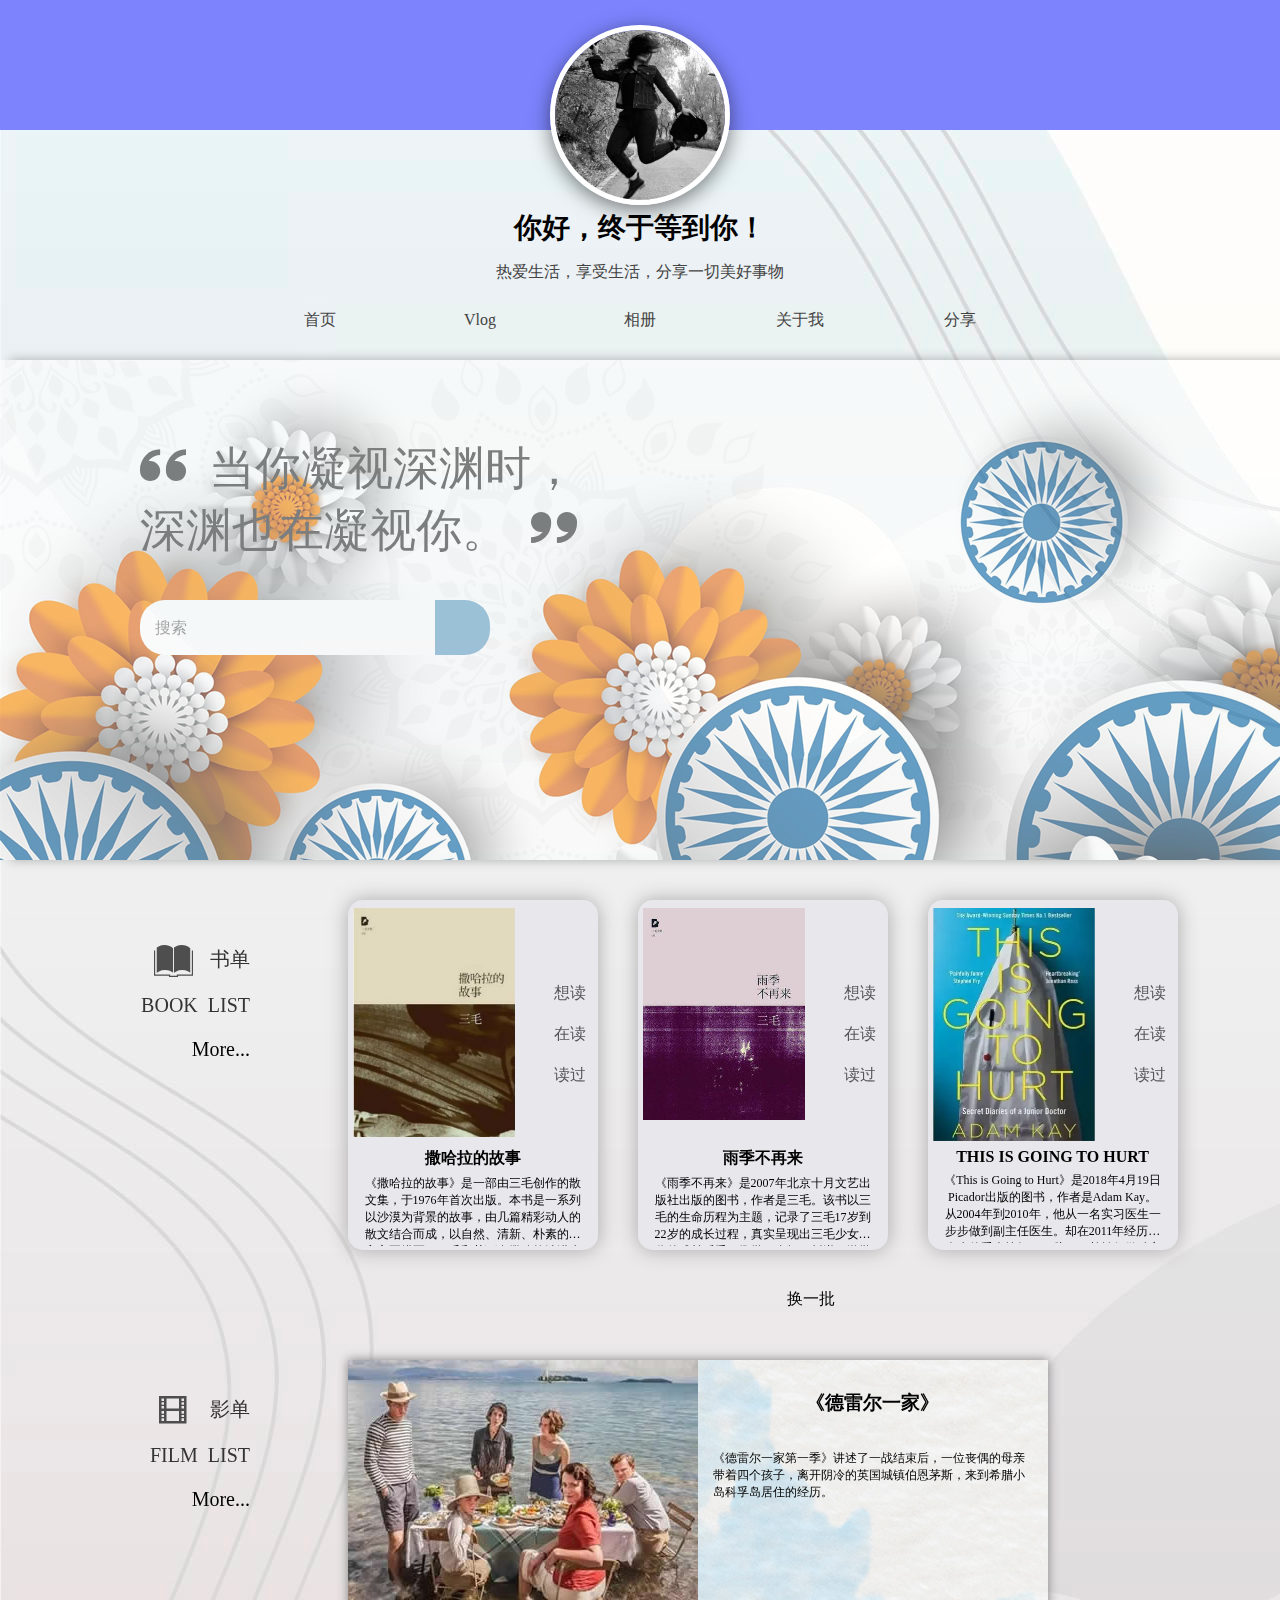
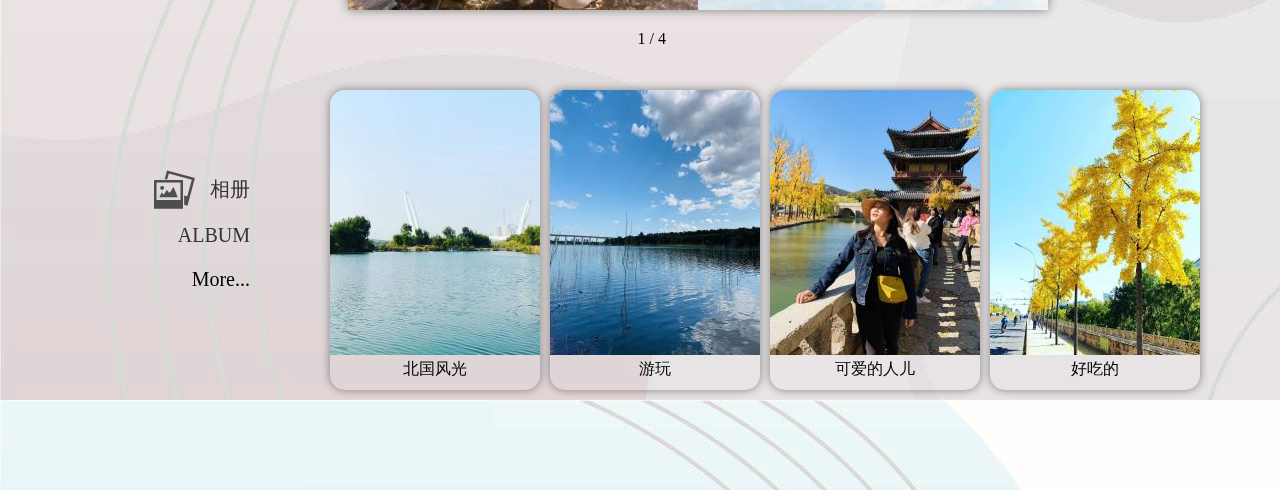
<file: index.html>
<!DOCTYPE html>
<html lang="en">
<head>
    <meta charset="UTF-8">
    <meta http-equiv="X-UA-Compatible" content="IE=edge">
    <meta name="viewport" content="width=device-width, initial-scale=1.0">
    <title>Tujia girl's share space </title>
    <link rel="stylesheet" href="index.css">
    <script src="animation.js"></script>
    <script src="index.js"></script>
</head>
<body>
    <header>
        <div id="head">
            <img id="portrait" src="image/jump.png" alt="jump-girl">
            <h1>你好，终于等到你！</h1>
            <p>热爱生活，享受生活，分享一切美好事物</p>
        </div>
    </header>
    <!-- 导航栏 -->
    <nav>
        <ul>
            <li><a href="#">首页</a></li>
            <li><a href="#">Vlog</a></li>
            <li><a href="#">相册</a></li>
            <li><a href="#">关于我</a></li>
            <li><a href="#">分享</a></li>
        </ul>
    </nav>
    <!-- 搜索模块 -->
    <section id="SearchArea">
        <div class="w" id="wrap-box">
            <p id="motto"> 当你凝视深渊时，<br>深渊也在凝视你。 </p>
            <div id="search-box">
                <input type="text" placeholder="搜索" id="search">
                <button id="search-bt"></button>
            </div>
        </div>
    </section>
    <!-- 书单模块 -->
    <section class="w" id="BookListArea">
        <div id="BookList">
            <h5>书单<br><br>BOOK LIST<br><br>
                <a href="#"> More...</a>
            </h5>
        </div>
        <div id="BookList-cards">
            <a href="#" class="link">
                <div class="BookList-card">
                    <img src="image/b1.jpg" alt="书的封面">
                    <div id="ReadingStatusBox">
                        <span class="ReadingStatus"> 想读</span>
                        <span class="ReadingStatus"> 在读</span>
                        <span class="ReadingStatus"> 读过</span>
                    </div>
                    <div class="B-introduce">
                        <p class="BookName">撒哈拉的故事</p>
                        <p class="detail">《撒哈拉的故事》是一部由三毛创作的散文集，于1976年首次出版。本书是一系列以沙漠为背景的故事，由几篇精彩动人的散文结合而成，以自然、清新、朴素的语言主要描写了三毛和荷西在撒哈拉沙漠生活时的所见所闻，与当地相识朋友的故事。</p>
                    </div>
                </div>
            </a>
            <a href="#" class="link">
                <div class="BookList-card">
                    <img src="image/b2.jpg" alt="书的封面">
                    <div id="ReadingStatusBox">
                        <span class="ReadingStatus"> 想读</span>
                        <span class="ReadingStatus"> 在读</span>
                        <span class="ReadingStatus"> 读过</span>
                    </div>
                    <div class="B-introduce">
                        <p class="BookName">雨季不再来</p>
                        <p class="detail">《雨季不再来》是2007年北京十月文艺出版社出版的图书，作者是三毛。该书以三毛的生命历程为主题，记录了三毛17岁到22岁的成长过程，真实呈现出三毛少女时代的成长感受，辍学、自闭、叛逆，游学西班牙、德国、美国后，渐渐成长为独立自信的青年</p>
                    </div>
                </div>
            </a>
            <a href="#" class="link">
                <div class="BookList-card">
                    <img src="image/b3.webp" alt="书的封面">
                    <div id="ReadingStatusBox">
                        <span class="ReadingStatus"> 想读</span>
                        <span class="ReadingStatus"> 在读</span>
                        <span class="ReadingStatus"> 读过</span>
                    </div>
                    <div class="B-introduce">
                        <p class="BookName">THIS IS GOING TO HURT</p>
                        <p class="detail">《This is Going to Hurt》是2018年4月19日Picador出版的图书，作者是Adam Kay。从2004年到2010年，他从一名实习医生一步步做到副主任医生。却在2011年经历了人生的重大抉择——辞职，并转行做独立情景喜剧演员。2017年，他将曾经奋斗过6年的妇产科医生经历公开于世。于是有了这本《绝对笑喷之弃业医生日志》。</p>
                    </div>
                </div>
            </a>
            <a href="#" id="change">
                <span> 换一批</span>
            </a>
        </div>
    </section>
    <!-- 影单模块 -->
    <section  class="w" id="FilmArea">
        <div id="FilmList">
            <h5>影单<br><br>FILM LIST<br><br>
                <a href="#">More...</a>
            </h5>
        </div>
        <div id="FilmGallery">
            <div id="outer">
                <ul class="slide-content">
                    <li class="slide-item">
                            <a href="javascript:;">
                                <img src="image/dlr.jpg" alt="">
                            </a>
                            <div class="gallery-detail">
                                <div class="detail-hd">
                                    <a href="#"> 
                                        <h3>《德雷尔一家》</h3>
                                    </a>
                                </div>
                                <div class="detail-bd">
                                    <p>《德雷尔一家第一季》讲述了一战结束后，一位丧偶的母亲带着四个孩子，离开阴冷的英国城镇伯恩茅斯，来到希腊小岛科孚岛居住的经历。</p>
                                </div>
                            </div>
                    </li>
                    <li class="slide-item">
                        <a href="javascript:;">
                            <img src="image/hywj.jpg" alt="">
                        </a>
                        <div class="gallery-detail">
                            <div class="detail-hd">
                                <a href="#"> 
                                    <h3>《何以为家》</h3>
                                </a>
                            </div>
                            <div class="detail-bd">
                                <p>《何以为家》讲述了一个12岁的黎巴嫩男孩扎因悲惨的生活经历，他控告自己的父母，原因是父母生下了他，却没有能够好好的抚养他。</p>
                            </div>
                        </div>
                    </li>
                    <li class="slide-item">       
                            <a href="javascript:;">
                                <img src="image/lps.jpg" alt="">
                            </a>
                            <div class="gallery-detail">
                                <div class="detail-hd">
                                    <a href="#"> 
                                        <h3>《绿皮书》</h3>
                                    </a>
                                </div>
                                <div class="detail-bd">
                                    <p>《绿皮书》讲述了保镖托尼被聘用为世界上优秀的古典钢琴家唐开车。钢琴家将从纽约开始举办巡回演奏，俩人之间一段跨越种族、阶级的友谊的故事。</p>
                                </div>
                            </div>
                    </li>
                    <li class="slide-item">
                            <a href="javascript:;">
                                <img src="image/sklr.jpg" alt="">
                            </a>
                            <div class="gallery-detail">
                                <div class="detail-hd">
                                    <a href="#"> 
                                        <h3>《时空恋人》</h3>
                                    </a>
                                </div>
                                <div class="detail-bd">
                                    <p>《时空恋人》讲述了一个拥有穿越时间能力的男人的故事。Tim21岁了，他的老爸告诉他，他们家族的男人都有时光旅行的超能力，可以回到过去。于是Tim将信就疑地试了一下，回到了夏天，在那里他试图改变和暗恋对象的关系，却发现怎么穿越时空都不能让不爱你的人爱上你。</p>
                                </div>
                            </div>
                    </li>
                    <li class="slide-item">
                        <a href="javascript:;">
                            <img src="image/dlr.jpg" alt="">
                        </a>
                        <div class="gallery-detail">
                            <div class="detail-hd">
                                <a href="#"> 
                                    <h3>《德雷尔一家》</h3>
                                </a>
                            </div>
                            <div class="detail-bd">
                                <p>《德雷尔一家第一季》讲述了一战结束后，一位丧偶的母亲带着四个孩子，离开阴冷的英国城镇伯恩茅斯，来到希腊小岛科孚岛居住的经历。</p>
                            </div>
                        </div>
                    </li>
                </ul>
            </div>
            <!-- 按钮控制电影滚动页 -->
            <div id="slide-control">
                <div id="pages">
                    <span id="current-page">1</span>
                      /  
                    <span id="total-page">4</span>
                </div>
                <div id="slide-control-buttons">
                    <a href="javascript:;" id="pre-page">
                        <span ></span>
                    </a>
                    <a href="javascript:;"  id="next-page">
                        <span></span>  
                    </a>                 
                </div>
            </div>
        </div>
    </section>
    <!-- 相册模块 -->
    <section class="w" id="AlbumArea">
        <div id="Album">
            <h5>相册<br><br>ALBUM<br><br>
                <a href="#"> More...</a>
            </h5>
        </div>
        <div id="AlbumGallery">
                <div class="cards">
                    <a href="javascript:;">
                        <img src="image/view03.jpg" alt="" style="border-radius:15px 15px 0 0">
                        <div class="illustration">北国风光</div>
                    </a>
                </div>
            <div class="cards">
               <a href="javascript:;">
                <img src="image/view02.jpg" alt="" style="border-radius:15px 15px 0 0">
                <div class="illustration">游玩</div>
               </a>
            </div>
            <div class="cards">
                <a href="javascript:;">
                    <img src="image/view01.jpg" alt="" style="border-radius:15px 15px 0 0">
                <div class="illustration">可爱的人儿</div>
                </a>
            </div>
            <div class="cards">
                <a href="javascript:;">
                    <img src="image/view04.jpg" alt="" style="border-radius:15px 15px 0 0">
                <div class="illustration">好吃的</div>
                </a>
            </div>
        </div>
    </section>
    <!-- 关于我模块 -->
    <section id="AboutMe">

    </section>
</body>
</html>
</file>
<file: index.css>
/* 引入字体图标文件 */
@font-face {
  font-family: "icomoon";

  src: url("fonts/icomoon.eot?lrm1je");

  src: url("fonts/icomoon.eot?lrm1je#iefix") format("embedded-opentype"),
    url("fonts/icomoon.ttf?lrm1je") format("truetype"),
    url("fonts/icomoon.woff?lrm1je") format("woff"),
    url("fonts/icomoon.svg?lrm1je#icomoon") format("svg");

  font-weight: normal;

  font-style: normal;

  font-display: block;
}

* {
  margin: 0;
  padding: 0;
  box-sizing: border-box;
}
body{
  background-image: url(image/bg3.jpg);
}
.w {
  width: 1200px;
  margin: 0 auto;
}
a {
  text-decoration: none;
  color: black;
}
li {
  list-style: none;
}
input,
button {
  outline: none;
  border: 0;
}
header {
  height: 290px;
  text-align: center;
}
#head {
  padding-top: 25px;
  height: 130px;
  background-color: rgb(124, 131, 253);
}
#portrait {
  width: 180px;
  height: 180px;
  border: 5px solid white;
  border-radius: 50%;
  box-shadow: 0 5px 20px rgba(0, 0, 0, 0.5);
}
header h1 {
  font-family: Arial, Helvetica, sans-serif;
  font-size: 28px;
}
header p {
  padding-top: 15px;
  font-size: 16px;
  font-family: Verdana, Geneva, Tahoma, sans-serif;
  color: rgb(68, 67, 67);
}
/* 导航栏  */
nav {
  height: 70px;
}
nav ul {
  width: 800px;
  margin: 0 auto;
  text-align: center;
}
nav ul li a {
  width: 160px;
  height: 60px;
  float: left;
  line-height: 60px;
  color: rgb(68, 67, 67);
}
nav ul li a:hover {
  border-bottom: 2px solid rgb(150, 186, 255);
  color: rgb(150, 186, 255);
}
/* 搜索模块  */
#SearchArea {
  height: 500px;
  background: url("image/bgp1.jpg");
  opacity: 0.6;
  box-shadow: 10px 0 10px gray;
}
section #wrap-box {
  position: relative;
}
#motto {
  font-family: "icomoon";
  font-size: 46px;
  color: rgb(51, 51, 51);
  position: absolute;
  top: 78px;
  left: 100px;
}
#search-box {
  position: absolute;
  top: 240px;
  left: 100px;
  width: 350px;
  height: 55px;
}
#search {
  height: 100%;
  width: 295px;
  border-radius: 25px 0 0 25px;
  font-size: 16px;
  padding-left: 15px;
}
#search-bt {
  width: 55px;
  height: 100%;
  position: absolute;
  right: 0px;
  font-family: "icomoon";
  font-size: 26px;
  background-color: #6aa3c9;
  color: white;
  border-radius: 0 25px 25px 0;
  cursor: pointer;
}
/* 书单模块 */
#BookListArea,#FilmArea,#AlbumArea{
  position: relative;
}
#BookListArea{
  height: 450px;
}
#BookList{
  width: 180px;
  height: 100px;
  position:absolute;
  top: 86px;
  left: 30px;
  text-align: right;
}
#BookList h5::before{
  content: "\e904";
  font-family: "icomoon";
  position:absolute;
  top: -6px;
  left: 84px;
  font-size: 40px;
  color: #4e4e4e;
}
#BookList h5{
  font-family: "icomoon";
  font-size: 20px;
  color: rgb(51, 51, 51);
  font-weight: 100;
}
#BookList-cards{
  width: 955px;
  height: 100%;
  position:absolute;
  top: 0;
  right: 0;
  display: flex;
  justify-content: center;
}
.link{
  height: 320px;
}
.BookList-card{
  position: relative;
  width: 250px;
  height: 350px;
  background-color: rgb(232, 231, 236);
  margin:40px 20px 10px;
  border-radius: 15px;
  box-shadow: 0 0 20px rgb(170, 169, 169);
}
.BookList-card:hover{
  background-color:rgb(149, 173, 190);
}
.BookList-card img{
  width: 65%;
  position: absolute;
  top: 8px;
  left: 5px;
}
#ReadingStatusBox{
  width: 70px;
  position: absolute;
  right: 5px;
  top: 70px;
}
.ReadingStatus{
  display: inline-block;
  width: 100%;
  height: 25px;
  padding:4px 6px;
  margin: 8px 0px;
  border-radius: 15px;
  font-family: "icomoon";
  color: #565657;
  text-align:center;
  line-height: 18px;
}
.B-introduce{
  width: 100%;
  height: 30%;
  position:absolute;
  bottom:0;
  border-radius: 15px;
  text-align: center;
  font-size: 16px;
}
.B-introduce p{
  padding: 3px 15px;
  
}
.BookName{
  font-size: 16px;
  font-weight: bold;
}
.detail{
  font-size: 12px;
  overflow: hidden;
  display: -webkit-box;
  -webkit-line-clamp: 4;
  -webkit-box-orient: vertical;
}
#change span {
  font-family: "icomoon";
  color: black;
  position: absolute;
  bottom: 0; 
  left: 50%;
}
/* 影单模块 */
#FilmArea{
  height: 380px;
}
#FilmList{
  width: 180px;
  height: 100px;
  position:absolute;
  top: 86px;
  left: 30px;
  text-align: right;
}
#FilmList h5::before{
  content: "\e900";
  font-family: "icomoon";
  position:absolute;
  top: -8px;
  left: 84px;
  font-size: 40px;
  color: #4e4e4e;
}
#FilmList h5{
  font-family: "icomoon";
  font-size: 20px;
  color: rgb(51, 51, 51);
  font-weight: 100;
}
#FilmGallery{
  width: 955px;
  height: 85%;
  position:absolute;
  top: 20px;
  left: 180px;
}
#outer{
  width: 700px;
  height: 250px;
  margin: 30px auto 0;
  box-shadow: 0 0 10px gray;
  overflow: hidden; 
  position: relative;
}
.slide-content{
  width: 3500px;
  position:absolute;
  top: 0;     
  left: 0;
}
.slide-item{
  width: 700px;
  background-image: url("image/bg1.jpg");
  float: left;
}
.gallery-detail{
  width: 350px;
  height: 250px;
  float: right;
}
.detail-hd{
  width: 200px;
  height: 30px;
  margin: 30px auto 0;
  text-align: center;
}
.detail-bd{
  width: 350px;
  height: 190px;
  padding:30px 15px 10px;
}
.detail-bd > p{
  font-size: 12px;
  overflow: hidden;
  display: -webkit-box;
  -webkit-line-clamp: 4;
  -webkit-box-orient: vertical;
}
/* 按钮控制电影滚动页 */
#slide-control{
  width: 160px;
  height: 70px;
  margin: 0 auto;
  padding: 20px;
}
#pages{
  float: left;
}
#slide-control-buttons{
  font-family: "icomoon";
  font-size: 18px;
  float: right;
}
#slide-control-buttons a{
  color: rgb(99, 97, 97);
}
/* 相册模块 */
#AlbumArea{
  height: 400px;
}
#Album{
  width: 180px;
  height: 100px;
  position:absolute;
  top: 86px;
  left: 30px;
  text-align: right;

}
#Album h5::before{
  content: "\e907";
  font-family: "icomoon";
  position:absolute;
  top: -8px;
  left: 84px;
  font-size: 40px;
  color: #4e4e4e;
}
#Album h5{
  font-family: "icomoon";
  font-size: 20px;
  color: rgb(51, 51, 51);
  font-weight: 100;
}
#AlbumGallery{
  width: 955px;
  height: 90%;
  padding-left: 40px;
  position:absolute;
  top: 0;
  right: 0;
}
#AlbumGallery>.cards{
  width: 210px;
  height: 300px;
  border-radius: 15px;
  box-shadow: 0 0 10px gray;
  float: left;
  margin: 0 5px;
  position: relative;
}
#AlbumGallery>.cards>a{
  text-align: center;
}
#AlbumGallery>.cards:hover{
  transform: scale(1.1,1.1);
  transition: all 0.3s ease-in-out;
}

#AlbumGallery>.cards>.illustration{
  width: 100%;
  height: 25px;
  margin: 5px 0;
  position: absolute;
  bottom: 0;
  line-height: 25px;
  text-align: center;
  font-size: 16px;
}
</file>
